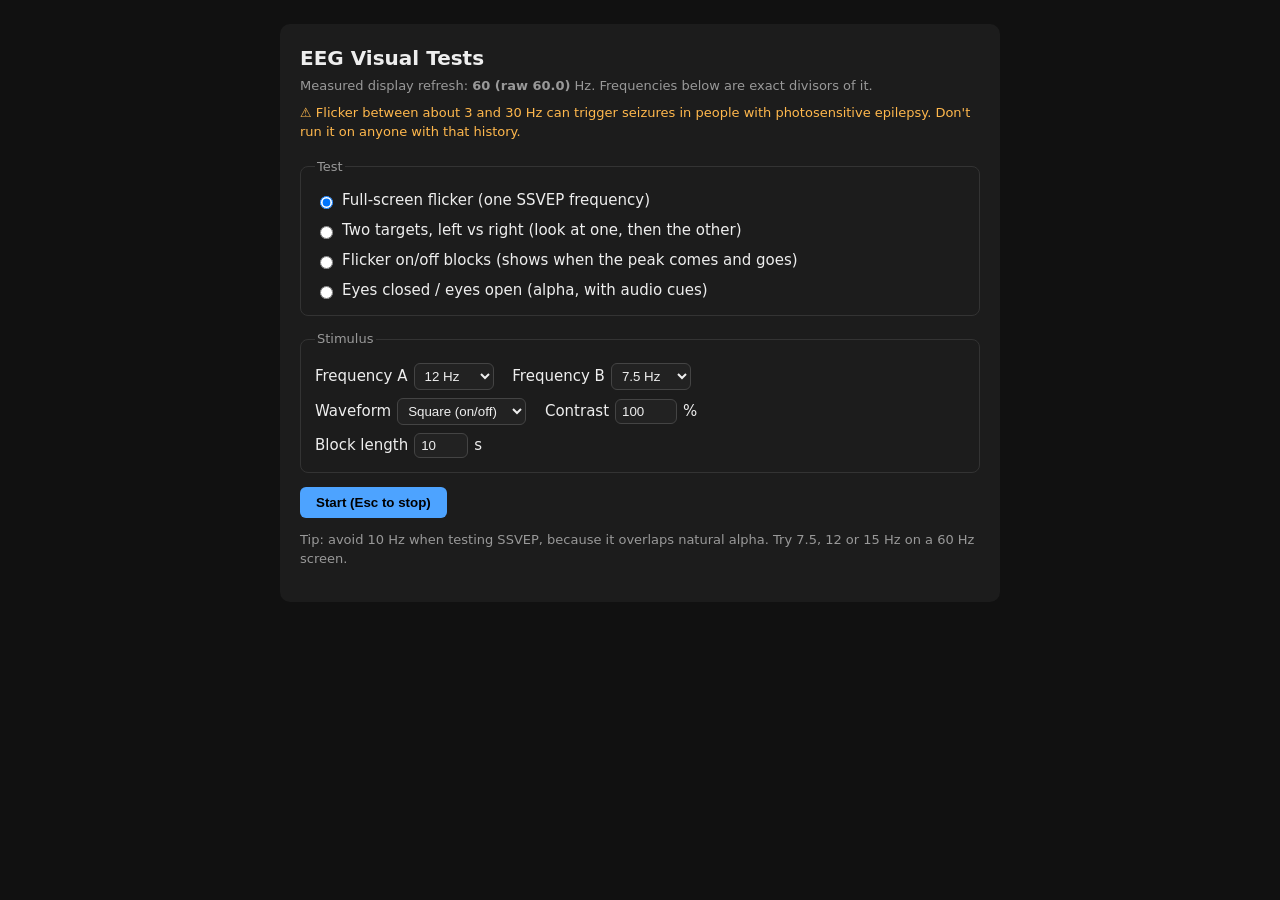
<file: tools/visual_tests.html>
<!doctype html>
<html lang="en">
<head>
<meta charset="utf-8">
<meta name="viewport" content="width=device-width, initial-scale=1">
<title>EEG Visual Tests</title>
<style>
  :root { --bg:#111; --fg:#eee; --muted:#999; --panel:#1c1c1c; --accent:#4da3ff; }
  * { box-sizing:border-box; }
  body { margin:0; background:var(--bg); color:var(--fg); font:15px/1.45 system-ui, sans-serif; }
  #panel { max-width:720px; margin:24px auto; padding:20px; background:var(--panel); border-radius:10px; }
  h1 { font-size:20px; margin:0 0 4px; }
  .warn { color:#ffb84d; font-size:13px; margin:8px 0 16px; }
  fieldset { border:1px solid #333; border-radius:8px; margin:0 0 14px; padding:10px 14px; }
  legend { color:var(--muted); font-size:13px; }
  label { display:inline-flex; align-items:center; gap:6px; margin:4px 14px 4px 0; }
  select, input[type=number] { background:#222; color:var(--fg); border:1px solid #444; border-radius:6px; padding:4px 6px; }
  button { background:var(--accent); color:#000; border:0; border-radius:6px; padding:8px 16px; font-weight:600; cursor:pointer; }
  .hint { color:var(--muted); font-size:13px; }
  #stage { position:fixed; inset:0; display:none; background:#000; }
  #stage.on { display:block; }
  .target { position:absolute; top:50%; width:28vmin; height:28vmin; transform:translate(-50%,-50%); background:#fff; }
  #full { inset:0; position:absolute; background:#fff; }
  #cue { position:absolute; top:24px; left:0; right:0; text-align:center; font-size:22px; color:#888; pointer-events:none; }
  #fix { position:absolute; left:50%; top:50%; width:10px; height:10px; margin:-5px; border-radius:50%; background:#f33; display:none; }
  #hud { position:absolute; bottom:12px; left:12px; color:#666; font-size:12px; }
</style>
</head>
<body>
<div id="panel">
  <h1>EEG Visual Tests</h1>
  <div class="hint">Measured display refresh: <b id="hz">measuring…</b> Hz. Frequencies below are exact divisors of it.</div>
  <div class="warn">⚠ Flicker between about 3 and 30 Hz can trigger seizures in people with photosensitive epilepsy. Don't run it on anyone with that history.</div>

  <fieldset><legend>Test</legend>
    <label><input type="radio" name="mode" value="full" checked> Full-screen flicker (one SSVEP frequency)</label><br>
    <label><input type="radio" name="mode" value="two"> Two targets, left vs right (look at one, then the other)</label><br>
    <label><input type="radio" name="mode" value="onoff"> Flicker on/off blocks (shows when the peak comes and goes)</label><br>
    <label><input type="radio" name="mode" value="alpha"> Eyes closed / eyes open (alpha, with audio cues)</label>
  </fieldset>

  <fieldset><legend>Stimulus</legend>
    <label>Frequency A <select id="fA"></select></label>
    <label>Frequency B <select id="fB"></select></label><br>
    <label>Waveform <select id="wave"><option value="square">Square (on/off)</option><option value="sine">Sine (smoother)</option></select></label>
    <label>Contrast <input id="contrast" type="number" min="5" max="100" value="100" step="5">%</label><br>
    <label>Block length <input id="block" type="number" min="3" max="60" value="10">s</label>
  </fieldset>

  <button id="go">Start (Esc to stop)</button>
  <p class="hint">Tip: avoid 10 Hz when testing SSVEP, because it overlaps natural alpha. Try 7.5, 12 or 15 Hz on a 60 Hz screen.</p>
</div>

<div id="stage">
  <div id="full"></div>
  <div class="target" id="tA" style="left:25%"></div>
  <div class="target" id="tB" style="left:75%"></div>
  <div id="fix"></div>
  <div id="cue"></div>
  <div id="hud"></div>
</div>

<script>
const $ = id => document.getElementById(id);
let refresh = 60, running = false, raf = 0, frame = 0, t0 = 0, audio;

// Measure refresh rate over ~1 s, then round to a common value.
(function measure() {
  let n = 0, start = 0;
  function tick(t) {
    if (!start) start = t;
    n++;
    if (t - start < 1000) return requestAnimationFrame(tick);
    const raw = n * 1000 / (t - start);
    refresh = [60, 72, 75, 90, 100, 120, 144, 165, 240].reduce((a, b) => Math.abs(b - raw) < Math.abs(a - raw) ? b : a);
    $('hz').textContent = refresh + ' (raw ' + raw.toFixed(1) + ')';
    fillFreqs();
  }
  requestAnimationFrame(tick);
})();

function fillFreqs() {
  const opts = [];
  for (let n = 2; n <= 24; n++) {
    const f = refresh / n;
    if (f >= 4 && f <= 45) opts.push(f);
  }
  for (const sel of [$('fA'), $('fB')]) {
    sel.innerHTML = opts.map(f => `<option value="${f}">${+f.toFixed(2)} Hz</option>`).join('');
  }
  const pick = (sel, target) => {
    let best = 0;
    opts.forEach((f, i) => { if (Math.abs(f - target) < Math.abs(opts[best] - target)) best = i; });
    sel.selectedIndex = best;
  };
  pick($('fA'), 12); pick($('fB'), 7.5);
}

function beep(freq) {
  try {
    audio = audio || new AudioContext();
    const o = audio.createOscillator(), g = audio.createGain();
    o.frequency.value = freq; g.gain.value = 0.15;
    o.connect(g).connect(audio.destination);
    o.start(); o.stop(audio.currentTime + 0.25);
  } catch (e) {}
}

// Luminance 0..1 for frame number at frequency f.
function lum(f, fr, wave, depth) {
  const phase = (fr * f / refresh) % 1;
  const on = wave === 'sine' ? 0.5 + 0.5 * Math.cos(2 * Math.PI * phase) : (phase < 0.5 ? 1 : 0);
  return 0.5 + (on - 0.5) * depth;   // contrast around mid-grey
}
const grey = v => { const c = Math.round(v * 255); return `rgb(${c},${c},${c})`; };

function start() {
  const mode = document.querySelector('input[name=mode]:checked').value;
  const fA = +$('fA').value, fB = +$('fB').value;
  const wave = $('wave').value, depth = (+$('contrast').value) / 100, block = +$('block').value;
  $('stage').classList.add('on');
  $('full').style.display = (mode === 'full' || mode === 'onoff') ? 'block' : 'none';
  $('tA').style.display = $('tB').style.display = mode === 'two' ? 'block' : 'none';
  $('fix').style.display = mode === 'alpha' ? 'block' : 'none';
  if (mode === 'alpha') $('full').style.background = '#000';
  running = true; frame = 0; t0 = performance.now();
  let lastBlock = -1;
  document.documentElement.requestFullscreen?.().catch(() => {});

  function draw(now) {
    if (!running) return;
    const secs = (now - t0) / 1000, b = Math.floor(secs / block), left = Math.ceil(block - (secs % block));
    if (mode === 'full') {
      $('full').style.background = grey(lum(fA, frame, wave, depth));
      $('cue').textContent = '';
    } else if (mode === 'two') {
      $('tA').style.background = grey(lum(fA, frame, wave, depth));
      $('tB').style.background = grey(lum(fB, frame, wave, depth));
      $('cue').textContent = (b % 2 ? `look RIGHT (${+fB.toFixed(2)} Hz)` : `look LEFT (${+fA.toFixed(2)} Hz)`) + ` · ${left}s`;
    } else if (mode === 'onoff') {
      const on = b % 2 === 1;
      $('full').style.background = on ? grey(lum(fA, frame, wave, depth)) : '#000';
      $('cue').textContent = (on ? `FLICKER ${+fA.toFixed(2)} Hz` : 'rest (dark)') + ` · ${left}s`;
    } else {
      const closed = b % 2 === 1;
      if (b !== lastBlock) beep(closed ? 440 : 880);
      $('cue').textContent = (closed ? 'EYES CLOSED (wait for the high beep)' : 'eyes OPEN, look at the red dot') + ` · ${left}s`;
    }
    lastBlock = b;
    $('hud').textContent = `block ${b + 1} · ${secs.toFixed(1)}s · ${refresh} Hz display`;
    frame++;
    raf = requestAnimationFrame(draw);
  }
  raf = requestAnimationFrame(draw);
}

function stop() {
  running = false; cancelAnimationFrame(raf);
  $('stage').classList.remove('on'); $('full').style.background = '#fff';
  if (document.fullscreenElement) document.exitFullscreen();
}

$('go').onclick = start;
document.addEventListener('keydown', e => { if (e.key === 'Escape' && running) stop(); });
</script>
</body>
</html>
</file>
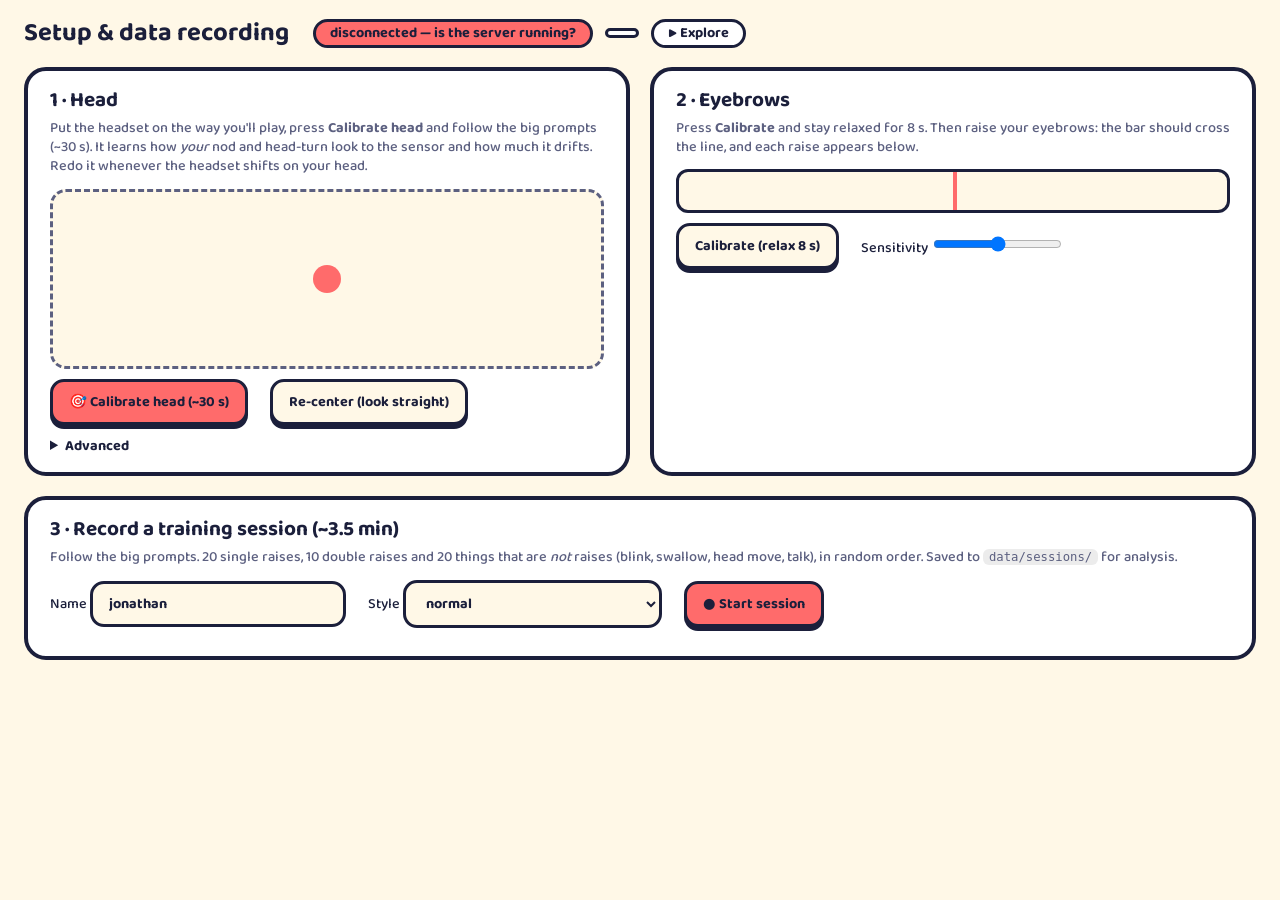
<file: web/calibrate.html>
<!doctype html>
<html lang="en">
<head>
  <meta charset="utf-8">
  <meta name="viewport" content="width=device-width, initial-scale=1">
  <title>Brow Setup</title>
  <link rel="icon" href="data:image/svg+xml,<svg xmlns=%22http://www.w3.org/2000/svg%22 viewBox=%220 0 100 100%22><text y=%22.9em%22 font-size=%2290%22>🌍</text></svg>">
  <link rel="preconnect" href="https://fonts.googleapis.com">
  <link rel="stylesheet" href="https://fonts.googleapis.com/css2?family=Baloo+2:wght@500;700;800&display=swap">
  <link rel="stylesheet" href="style.css">
  <link rel="stylesheet" href="calibrate.css">
</head>
<body class="setup">
  <header>
    <h1>Setup &amp; data recording</h1>
    <span id="conn" class="pill">connecting…</span>
    <span id="rate" class="pill"></span>
    <a class="pill link" href="./">▶ Explore</a>
  </header>

  <main>
    <section class="panel">
      <h2>1 · Head</h2>
      <p class="muted">Put the headset on the way you'll play, press <b>Calibrate head</b> and follow the big prompts (~30 s). It learns how <i>your</i> nod and head-turn look to the sensor and how much it drifts. Redo it whenever the headset shifts on your head.</p>
      <div class="pad"><div id="dot"></div></div>
      <div class="row">
        <button id="learnAxes" class="go">🎯 Calibrate head (~30 s)</button>
        <button id="zero">Re-center (look straight)</button>
      </div>
      <p id="axesStatus" class="muted"></p>
      <details class="advanced">
        <summary>Advanced</summary>
        <div class="row">
          <button id="clearAxes">Forget head calibration</button>
          <span id="manualAxes"><label>Left/right axis <select id="xAxis"><option>roll</option><option>pitch</option><option>yaw</option></select></label>
          <label><input type="checkbox" id="invertX"> flip</label>
          <label>Up/down axis <select id="yAxis"><option>pitch</option><option>roll</option><option>yaw</option></select></label>
          <label><input type="checkbox" id="invertY"> flip</label></span>
        </div>
        <div class="row">
          <label>Cursor speed <input type="range" id="speed" min="20" max="150" step="5"></label>
          <label>Dead zone ° <input type="range" id="deadzone" min="0.5" max="8" step="0.5"></label>
          <label>Look speed <input type="range" id="lookSpeed" min="2" max="15" step="1"></label>
        </div>
        <pre id="angles" class="mono"></pre>
      </details>
    </section>

    <section class="panel">
      <h2>2 · Eyebrows</h2>
      <p class="muted">Press <b>Calibrate</b> and stay relaxed for 8 s. Then raise your eyebrows: the bar should cross the line, and each raise appears below.</p>
      <div class="meter"><div id="env"></div><div id="thr"></div></div>
      <div class="row">
        <button id="calibrate">Calibrate (relax 8 s)</button>
        <label>Sensitivity <input type="range" id="k" min="2" max="14" step="0.5"> <span id="kval"></span></label>
      </div>
      <ol id="log" class="log"></ol>
    </section>

    <section class="panel wide">
      <h2>3 · Record a training session (~3.5 min)</h2>
      <p class="muted">Follow the big prompts. 20 single raises, 10 double raises and 20 things that are <i>not</i> raises (blink, swallow, head move, talk), in random order. Saved to <code>data/sessions/</code> for analysis.</p>
      <div class="row">
        <label>Name <input id="name" value="jonathan"></label>
        <label>Style <select id="note"><option>normal</option><option>light raises</option><option>strong raises</option><option>head moving between prompts</option></select></label>
        <button id="record" class="go">● Start session</button>
      </div>
      <p id="saved" class="muted"></p>
    </section>
  </main>

  <div id="prompt" class="prompt" hidden>
    <div id="prompt-text"></div>
    <div class="progress"><div id="prompt-bar"></div></div>
    <div id="prompt-count" class="muted"></div>
    <button id="abort">Abort session</button>
  </div>

  <script type="module" src="calibrate.js"></script>
</body>
</html>
</file>
<file: web/style.css>
:root {
  --ink: #1b1f3b;
  --cream: #fff8e7;
  --sun: #ffd23f;
  --coral: #ff6b6b;
  --teal: #2ec4b6;
  --sky: #3a86ff;
  --muted: #5c6080;
  --card: #ffffff;
  --radius: 28px;
}
@media (prefers-color-scheme: dark) {
  :root:not([data-theme="light"]) { --cream: #14162b; --card: #1f2240; --ink: #f4f1e8; --muted: #a9acc9; }
}
:root[data-theme="dark"] { --cream: #14162b; --card: #1f2240; --ink: #f4f1e8; --muted: #a9acc9; }

* { box-sizing: border-box; }
html, body { margin: 0; height: 100%; }
body {
  background: var(--cream);
  color: var(--ink);
  font: 500 20px/1.35 "Baloo 2", system-ui, sans-serif;
  overflow: hidden;
}
[hidden] { display: none !important; }
code { font-size: 0.85em; background: rgba(127,127,127,.15); padding: 1px 6px; border-radius: 6px; }

/* ---------- buttons: huge targets, unmistakable hover from the head cursor ---------- */
button.big {
  min-width: 220px; min-height: 120px; padding: 16px 32px;
  font: 800 34px/1 "Baloo 2", system-ui, sans-serif;
  color: var(--ink); background: var(--card);
  border: 6px solid var(--ink); border-radius: var(--radius);
  box-shadow: 0 8px 0 var(--ink);
  cursor: pointer; transition: transform .12s, box-shadow .12s, background .12s;
}
button.big.primary { background: var(--sun); color: #1b1f3b; }
button.big.round { min-width: 120px; width: 120px; border-radius: 50%; font-size: 56px; }
button.big:disabled { opacity: .4; box-shadow: none; }
button.big.head-hover:not(:disabled), button.big:hover:not(:disabled) {
  transform: translateY(-4px) scale(1.06);
  box-shadow: 0 12px 0 var(--ink), 0 0 0 10px var(--teal);
}

/* ---------- head cursor ---------- */
.head-cursor {
  position: fixed; left: -36px; top: -36px; width: 72px; height: 72px; z-index: 1000;
  border-radius: 50%; pointer-events: none;
  border: 8px solid var(--coral); background: rgba(255,107,107,.18);
  box-shadow: 0 0 0 4px #fff, 0 4px 18px rgba(0,0,0,.35);
}
.head-cursor::after { content: ""; position: absolute; inset: 24px; border-radius: 50%; background: var(--coral); }
.head-cursor.dragging { border-color: var(--sky); background: rgba(58,134,255,.25); border-style: dashed; }
.head-cursor.dragging::after { background: var(--sky); }
.head-cursor.hidden { opacity: 0; }
.head-cursor.flash { animation: pop .35s ease-out; }
.head-cursor.flash-drag { animation: pop .5s ease-out 2; }
@keyframes pop { 0% { scale: 1; } 40% { scale: 1.7; } 100% { scale: 1; } }

.pause-corner {
  position: fixed; top: 0; right: 0; width: 170px; height: 150px; z-index: 900;
  display: grid; place-content: center; text-align: center;
  background: conic-gradient(var(--coral) calc(var(--p, 0) * 360deg), rgba(27,31,59,.55) 0);
  color: #fff; border-bottom-left-radius: 60px;
}
.pause-corner span { font-size: 48px; line-height: 1; }
.pause-corner small { font-size: 15px; opacity: .9; }
.pause-corner.hidden { display: none; }

.pause-overlay {
  position: fixed; inset: 0; z-index: 950; display: none; place-items: center; text-align: center;
  background: rgba(20,22,43,.82); color: #fff8e7;
}
.is-paused .pause-overlay { display: grid; }
.pause-overlay h1 { font-size: 96px; margin: 0; }
.pause-overlay p { font-size: 40px; margin: 8px 0 24px; }
.pause-overlay small { font-size: 20px; opacity: .7; }

/* ---------- game layout ---------- */
.topbar {
  position: fixed; top: 0; left: 0; right: 170px; z-index: 500; display: flex; gap: 24px; align-items: center;
  padding: 12px 24px; font-weight: 800; font-size: 30px; pointer-events: none;
}
.topbar span:not(.status) { background: var(--card); border: 4px solid var(--ink); border-radius: 999px; padding: 2px 22px; }
.status { color: var(--coral); font-size: 20px; }
.screen { position: fixed; inset: 0; }
#pano, #map { position: absolute; inset: 0; background: #2b2f55; }
.pano-missing { position: absolute; inset: 0; display: grid; place-content: center; text-align: center; color: #fff8e7; padding: 24px; }
.hint {
  position: absolute; left: 50%; bottom: 28px; translate: -50% 0; z-index: 400;
  background: var(--card); border: 4px solid var(--ink); border-radius: 999px;
  padding: 10px 28px; font-size: 26px; text-align: center; max-width: calc(100% - 32px);
}
.hint.small { bottom: 170px; font-size: 20px; }
.action-row { position: absolute; left: 0; right: 0; bottom: 24px; z-index: 400; display: flex; justify-content: center; gap: 48px; }
.map-buttons { position: absolute; left: 24px; top: 50%; translate: 0 -50%; z-index: 400; display: grid; gap: 28px; }
.card-screen { position: fixed; inset: 0; z-index: 600; display: grid; place-items: end center; padding-bottom: 32px; pointer-events: none; }
.card {
  pointer-events: auto; background: var(--card); border: 6px solid var(--ink); border-radius: var(--radius);
  padding: 24px 48px 32px; text-align: center; box-shadow: 0 10px 0 var(--ink); max-width: min(720px, calc(100% - 32px));
}
.card h1 { font-size: 56px; margin: 0; }
.card p { font-size: 26px; margin: 4px 0 20px; }
.stars { font-size: 52px; letter-spacing: 4px; }

@media (max-width: 700px) {
  button.big { min-width: 140px; font-size: 24px; }
  .action-row { gap: 16px; }
  .topbar { font-size: 18px; gap: 8px; }
}

/* walk feedback in Street View (game.js flashHint) */
.hint.notice { background: #ffd166; color: #1b1f3b; }

/* where a single raise will walk to in Street View (game.js drawWalkMarker) */
.aim {
  position: absolute; left: 50%; top: 50%; width: 22px; height: 22px; translate: -50% -50%; z-index: 300;
  border: 4px solid #fff; border-radius: 50%; box-shadow: 0 0 0 3px var(--ink); pointer-events: none;
}
.walk-marker {
  position: absolute; bottom: 180px; translate: -50% 0; z-index: 350; pointer-events: none;
  display: grid; justify-items: center; transition: left 80ms linear;
}
.walk-marker span {
  display: grid; place-items: center; width: 84px; height: 84px; border-radius: 50%;
  background: #2ec4b6; border: 5px solid var(--ink); box-shadow: 0 6px 0 var(--ink);
  font-size: 48px; font-weight: 800; color: #fff;
}
.walk-marker small {
  margin-top: 8px; background: var(--card); border: 3px solid var(--ink); border-radius: 999px;
  padding: 0 12px; font-size: 18px; font-weight: 700;
}
.road-edge {
  position: absolute; top: 50%; translate: 0 -50%; z-index: 350; pointer-events: none;
  background: #ffd166; border: 4px solid var(--ink); border-radius: 999px; padding: 8px 18px;
  font-size: 26px; font-weight: 800;
}
.road-edge.left { left: 16px; }
.road-edge.right { right: 16px; }

/* explorer (index.html) */
.place { font-size: 22px; max-width: 45vw; overflow: hidden; text-overflow: ellipsis; white-space: nowrap; }
.mic {
  position: absolute; top: 76px; right: 16px; z-index: 400; pointer-events: none;
  background: var(--card); border: 3px solid var(--ink); border-radius: 999px; padding: 4px 16px; font-size: 18px; font-weight: 700;
  max-width: 50vw; overflow: hidden; text-overflow: ellipsis; white-space: nowrap;
}
.goto-form { position: fixed; top: 50%; left: 50%; translate: -50% -50%; z-index: 700; }
.goto-form input {
  font: inherit; font-size: 28px; width: min(640px, 90vw); padding: 12px 20px;
  border: 5px solid var(--ink); border-radius: 999px; background: var(--card);
}

/* walk / drive switch (game.js drawModeIndicator) */
.mode-switch {
  display: flex; flex: none; border: 5px solid var(--ink); border-radius: 999px; overflow: hidden;
  background: var(--card); box-shadow: 0 6px 0 var(--ink);
}
.mode-switch > div {
  display: flex; align-items: center; gap: 8px; padding: 4px 22px; font-size: 28px; font-weight: 800;
  color: var(--muted); opacity: .55; transition: background .2s, color .2s, opacity .2s;
}
.topbar .mode-switch span { font-size: 36px; background: none; border: 0; padding: 0; border-radius: 0; }
.mode-switch > div + div { border-left: 4px solid var(--ink); }
.mode-switch #mode-walk.on { background: var(--teal); color: #1b1f3b; opacity: 1; }
.mode-switch #mode-drive.on { background: var(--sun); color: #1b1f3b; opacity: 1; }
.mode-switch small { font-size: 16px; font-weight: 700; margin-left: 4px; }
.mode-switch.moving #mode-drive.on { background: var(--coral); }
.mode-switch.moving #mode-drive span { animation: drive-bob .6s ease-in-out infinite alternate; }
@keyframes drive-bob { from { translate: -3px 0; } to { translate: 3px 0; } }
@media (max-width: 700px) { .mode-switch > div { font-size: 18px; padding: 2px 12px; } .mode-switch > div span { font-size: 22px; } }
</file>
<file: web/calibrate.css>
body.setup { overflow: auto; font-size: 0.9rem; }
.setup header { display: flex; flex-wrap: wrap; gap: 12px; align-items: center; padding: 16px 24px; }
.setup header h1 { font-size: 1.6rem; margin: 0 12px 0 0; }
.pill { border: 3px solid var(--ink); border-radius: 999px; padding: 2px 14px; font-weight: 700; background: var(--card); color: var(--ink); text-decoration: none; }
.pill.bad { background: var(--coral); color: #1b1f3b; }
.pill.good { background: var(--teal); color: #1b1f3b; }
.setup main { display: grid; grid-template-columns: repeat(auto-fit, minmax(min(460px, 100%), 1fr)); gap: 20px; padding: 0 24px 24px; }
.panel { background: var(--card); border: 4px solid var(--ink); border-radius: 22px; padding: 16px 22px; }
.panel.wide { grid-column: 1 / -1; }
.panel h2 { margin: 0 0 4px; font-size: 1.3rem; }
.muted { color: var(--muted); margin: 0 0 12px; }
.row { display: flex; flex-wrap: wrap; gap: 14px 22px; align-items: center; margin: 10px 0; }
.setup button, .setup select, .setup input:not([type]) {
  font: 700 0.9rem "Baloo 2", system-ui, sans-serif; padding: 8px 16px; border-radius: 14px;
  border: 3px solid var(--ink); background: var(--cream); color: var(--ink);
}
.setup button { cursor: pointer; box-shadow: 0 4px 0 var(--ink); }
.setup button.go { background: var(--coral); color: #1b1f3b; }
.mono { font: 0.75rem ui-monospace, monospace; margin: 8px 0 0; color: var(--muted); }
.pad { position: relative; height: 180px; border-radius: 16px; background: var(--cream); border: 3px dashed var(--muted); overflow: hidden; }
#dot { position: absolute; left: 50%; top: 50%; width: 28px; height: 28px; margin: -14px; border-radius: 50%; background: var(--coral); }
.meter { position: relative; height: 44px; border-radius: 12px; background: var(--cream); border: 3px solid var(--ink); overflow: hidden; }
#env, #env-jaw { height: 100%; width: 0; background: var(--teal); transition: width 50ms linear; }
#thr-jaw { position: absolute; top: 0; bottom: 0; width: 4px; background: var(--coral); left: 50%; }
#thr { position: absolute; top: 0; bottom: 0; width: 4px; background: var(--coral); left: 50%; }
.log { max-height: 180px; overflow: auto; margin: 8px 0 0; padding-left: 24px; font-weight: 700; }
.log li.click { color: var(--teal); }
.log li.drag_toggle { color: var(--sky); }

.prompt { position: fixed; inset: 0; z-index: 2000; display: grid; place-content: center; gap: 24px; text-align: center; background: var(--cream); padding: 24px; }
#prompt-text { font: 800 clamp(48px, 9vw, 120px)/1.05 "Baloo 2", system-ui, sans-serif; }
#prompt-text.action { color: var(--coral); }
#prompt-text.negative { color: var(--sky); }
.progress { width: min(800px, 90vw); height: 18px; margin: 0 auto; border-radius: 9px; background: rgba(127,127,127,.25); overflow: hidden; }
#prompt-bar { height: 100%; width: 0; background: var(--ink); }
#abort { justify-self: center; }

.range-step { display: flex; gap: 20px; align-items: center; }
.range-ring {
  flex: none; width: 120px; height: 120px; border-radius: 50%; display: grid; place-items: center;
  background: conic-gradient(var(--teal) calc(var(--p) * 360deg), rgba(127,127,127,.25) 0);
  font-size: 2.6rem; font-weight: 800; position: relative;
}
.range-ring::before { content: ""; position: absolute; inset: 14px; border-radius: 50%; background: var(--card); }
.range-ring span { position: relative; }
.range-prompt { font-size: 1.1rem; font-weight: 700; margin: 0 0 6px; }
.range-values { width: 100%; border-collapse: collapse; margin-top: 12px; text-align: center; font-weight: 700; }
.range-values th { color: var(--muted); font-weight: 700; }
.range-values td { font-size: 1.2rem; }
.small-note { font-size: 0.75rem; margin: -4px 0 8px; }
/* head section: manual settings tucked away (calibrate.html) */
.advanced { margin-top: 12px; }
.advanced summary { cursor: pointer; font-weight: 700; }

/* ---------- accessibility: visible keyboard focus, screen-reader-only text, grouped settings ---------- */
.setup :focus-visible { outline: 4px solid var(--sky); outline-offset: 3px; border-radius: 6px; }
:root[data-theme="contrast"] .setup :focus-visible { outline-color: #ff0; }
.visually-hidden { position: absolute; width: 1px; height: 1px; padding: 0; margin: -1px; overflow: hidden; clip: rect(0 0 0 0); white-space: nowrap; border: 0; }
.setup fieldset { border: 3px solid var(--muted); border-radius: 14px; padding: 6px 16px 10px; }
.setup legend { font-weight: 800; padding: 0 6px; }
.setup .panel h3 { margin: 14px 0 4px; }
.setup header a.pill:focus-visible { outline-offset: 4px; }
</file>
